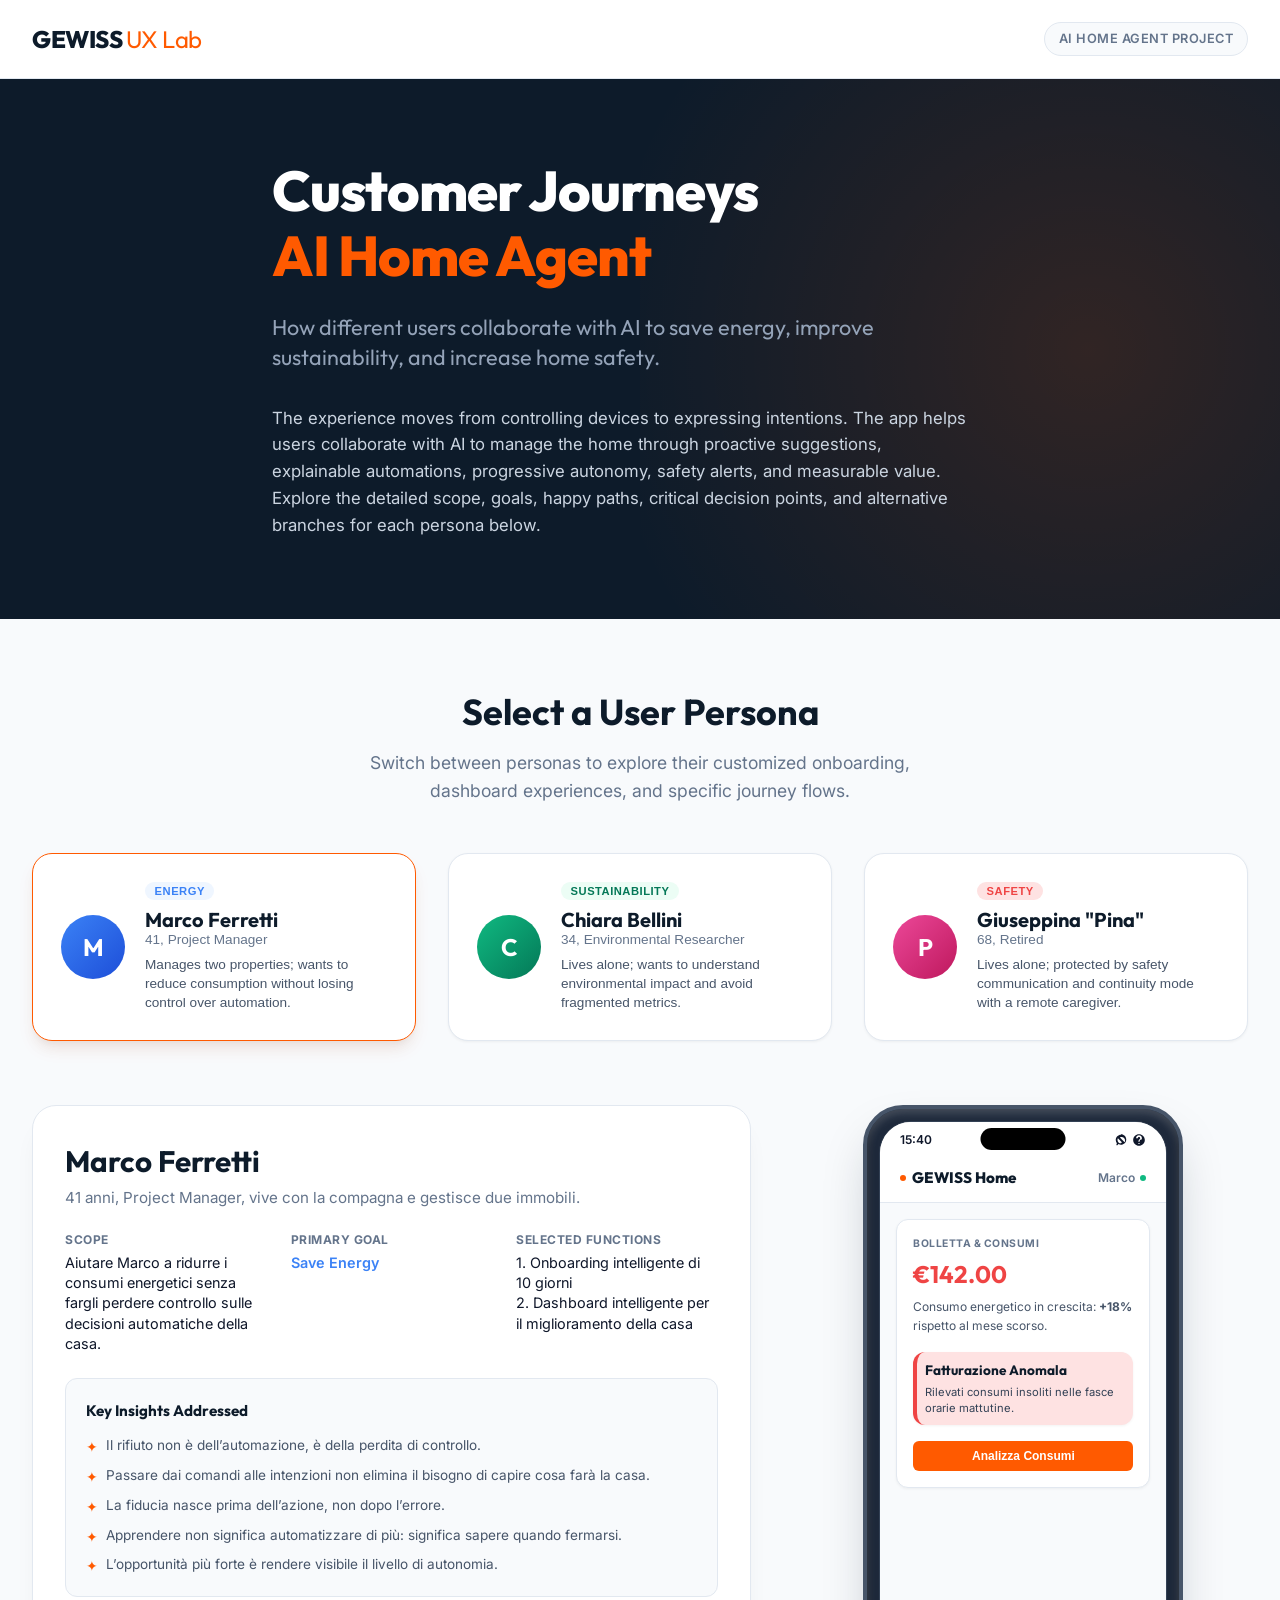
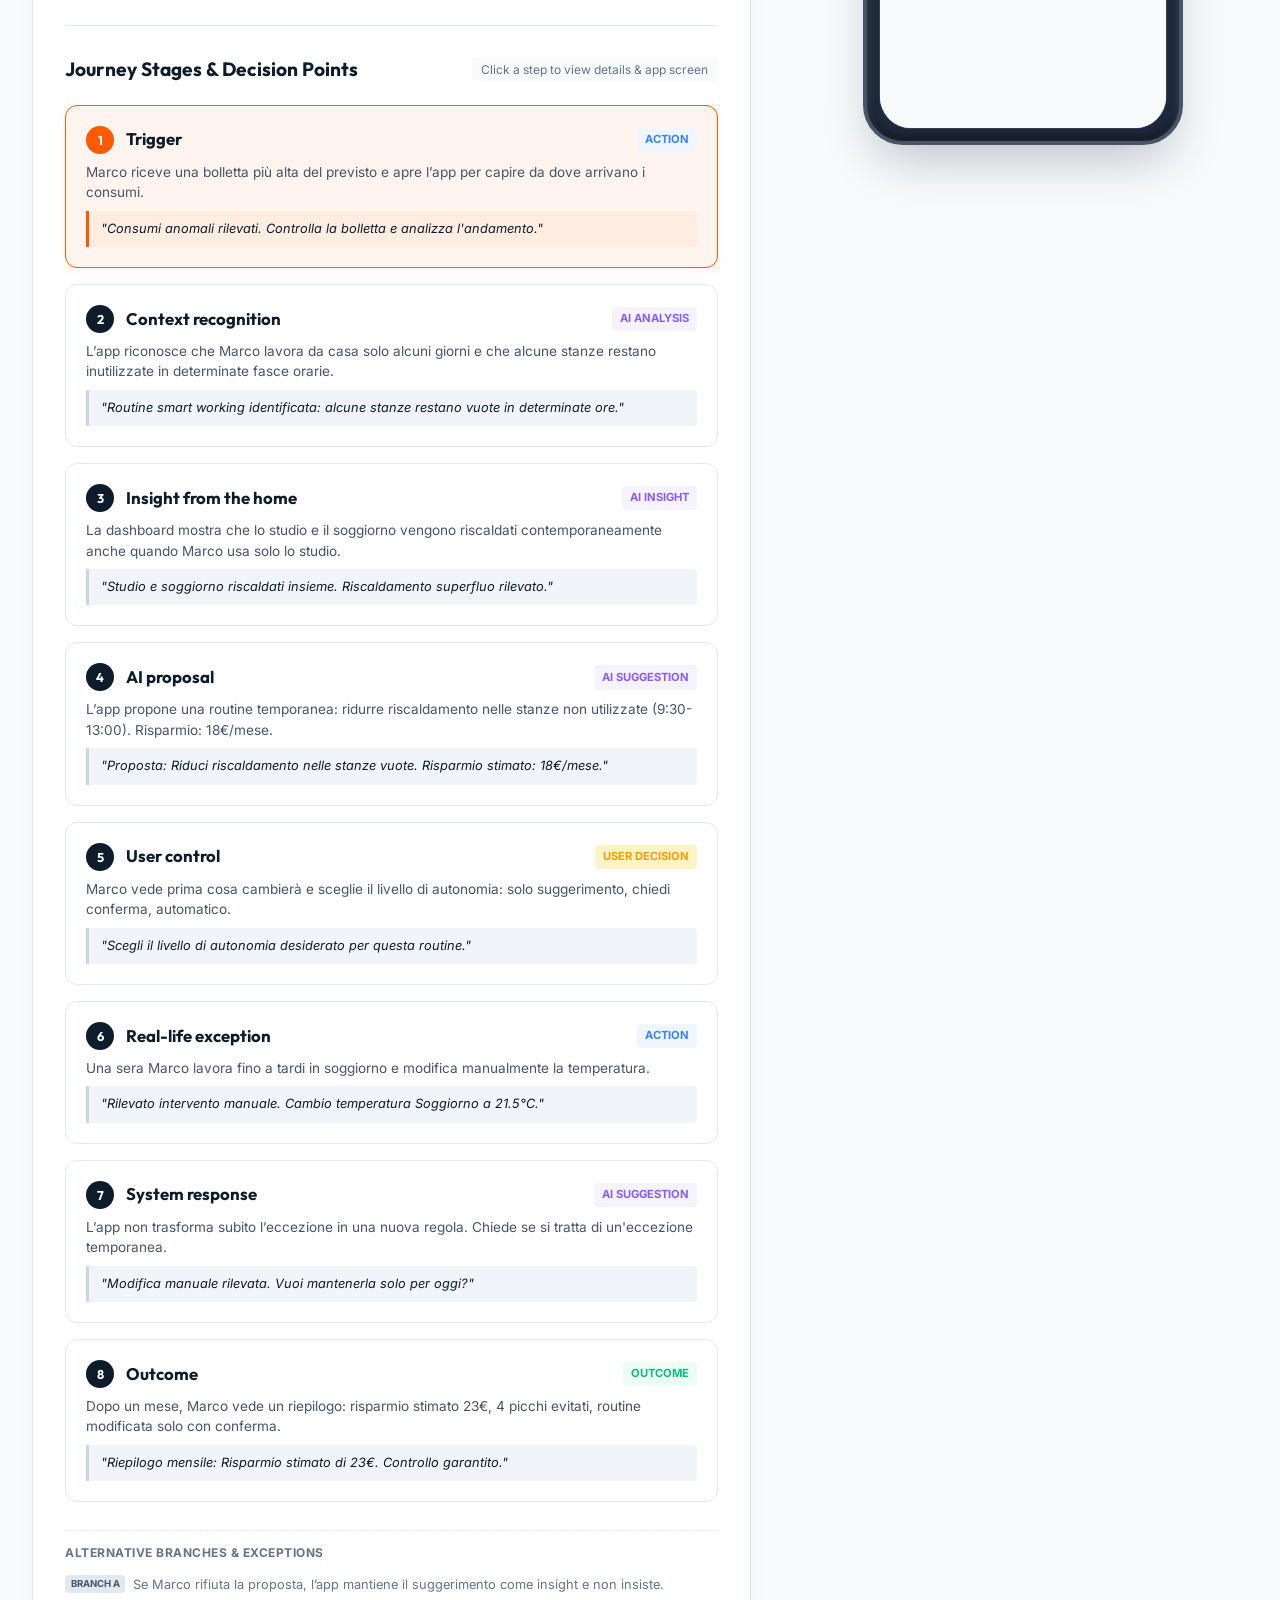
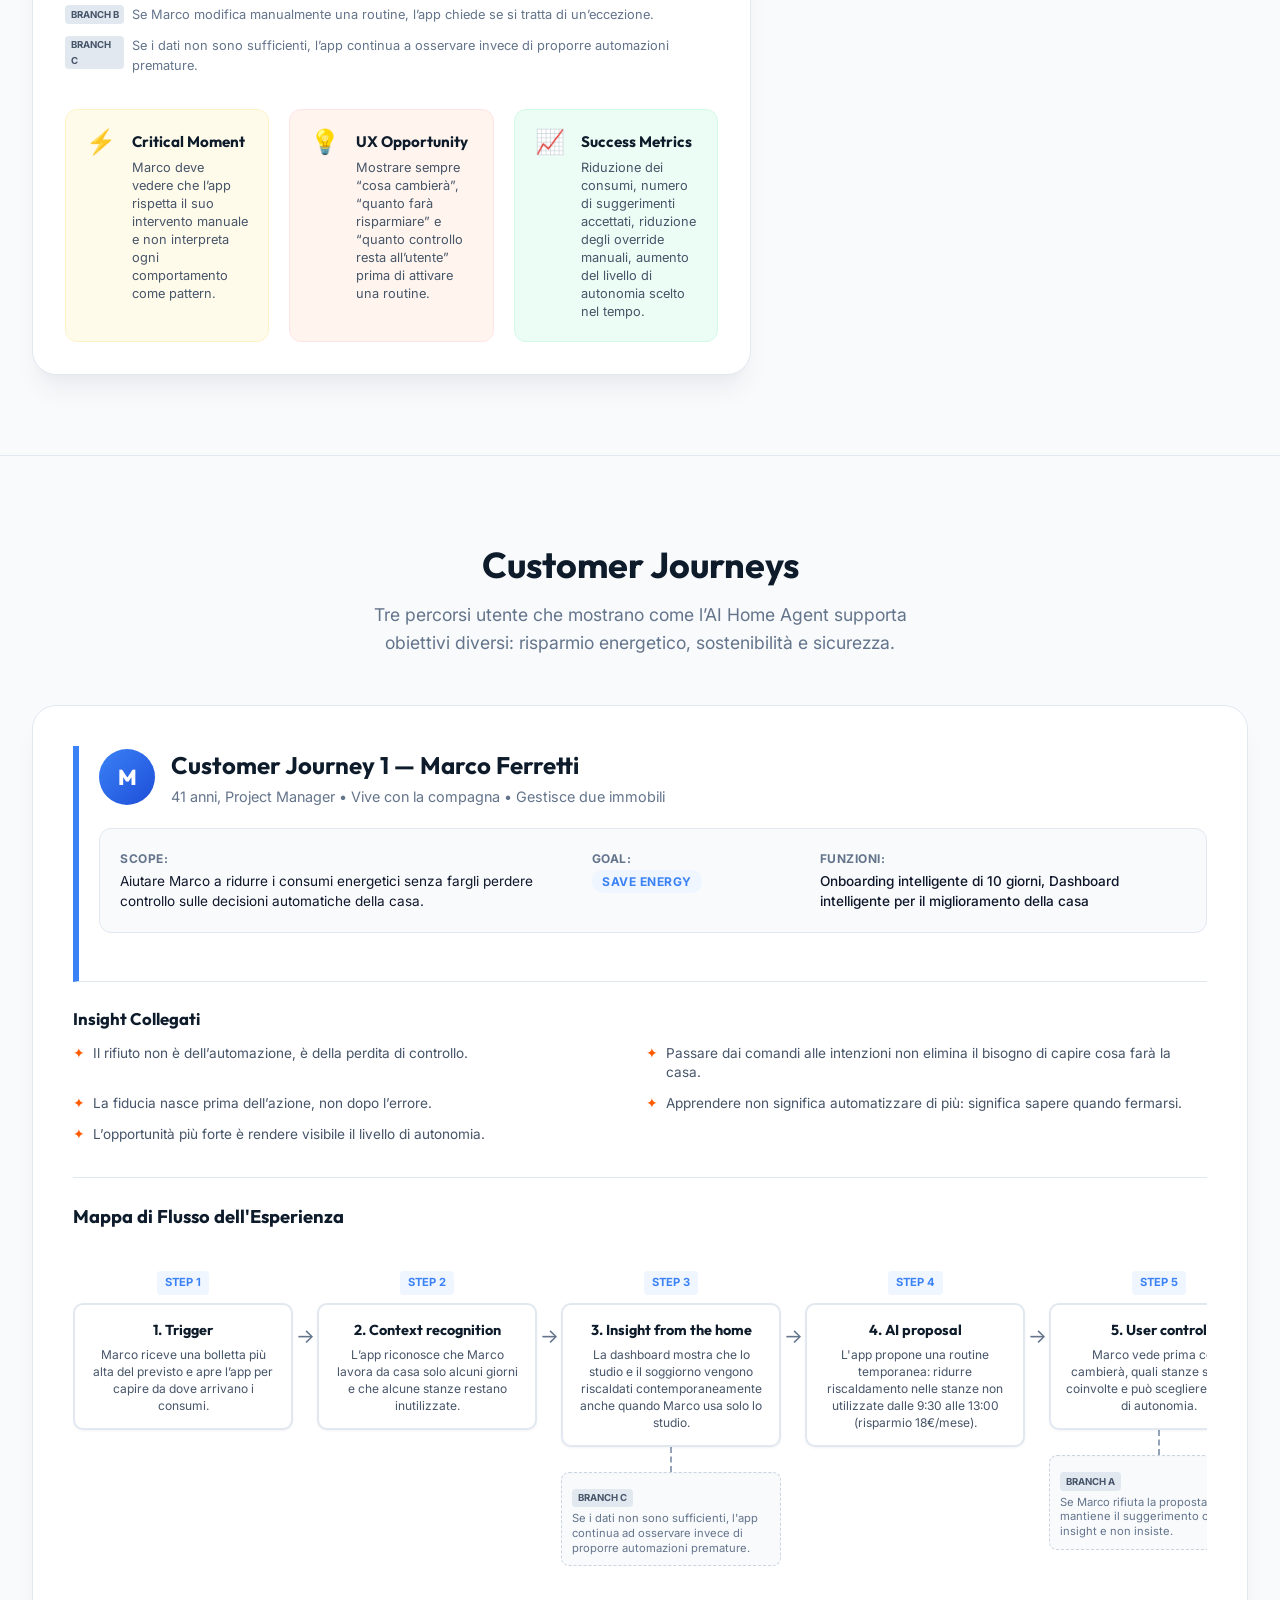
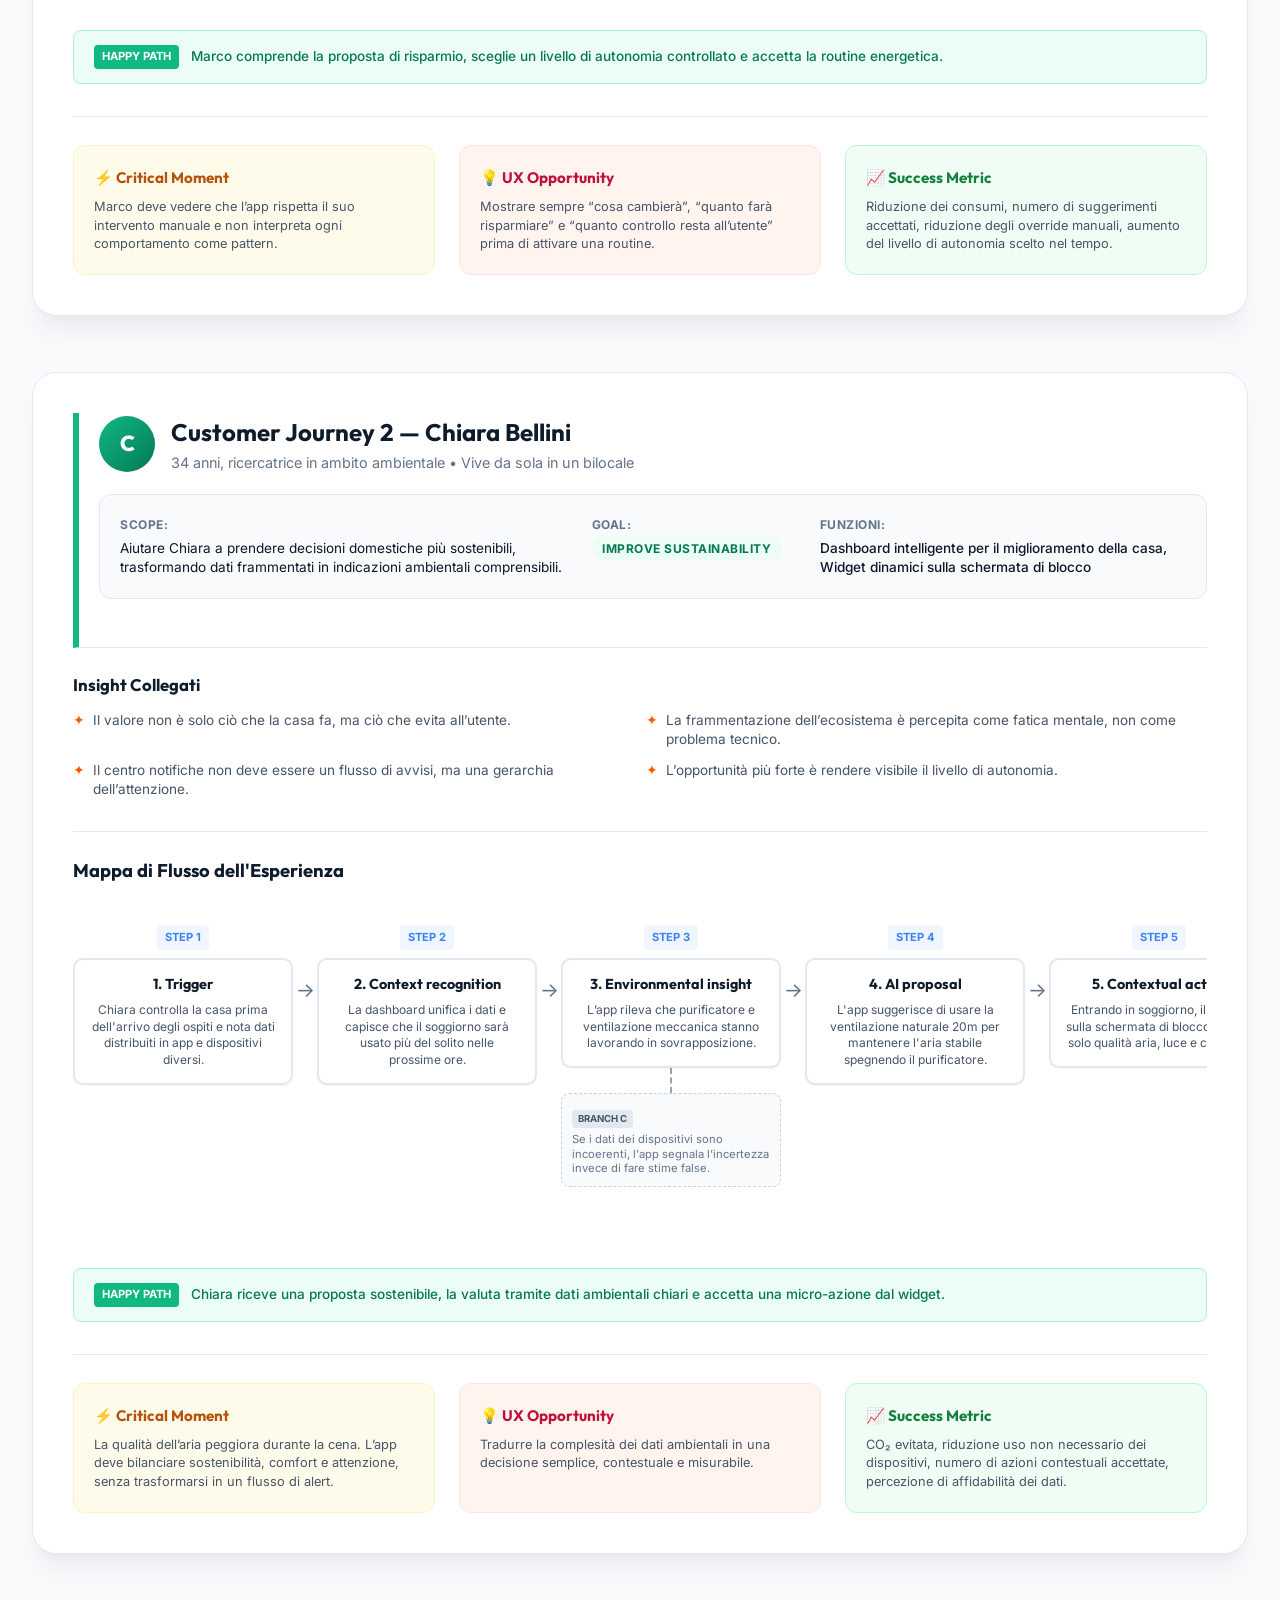
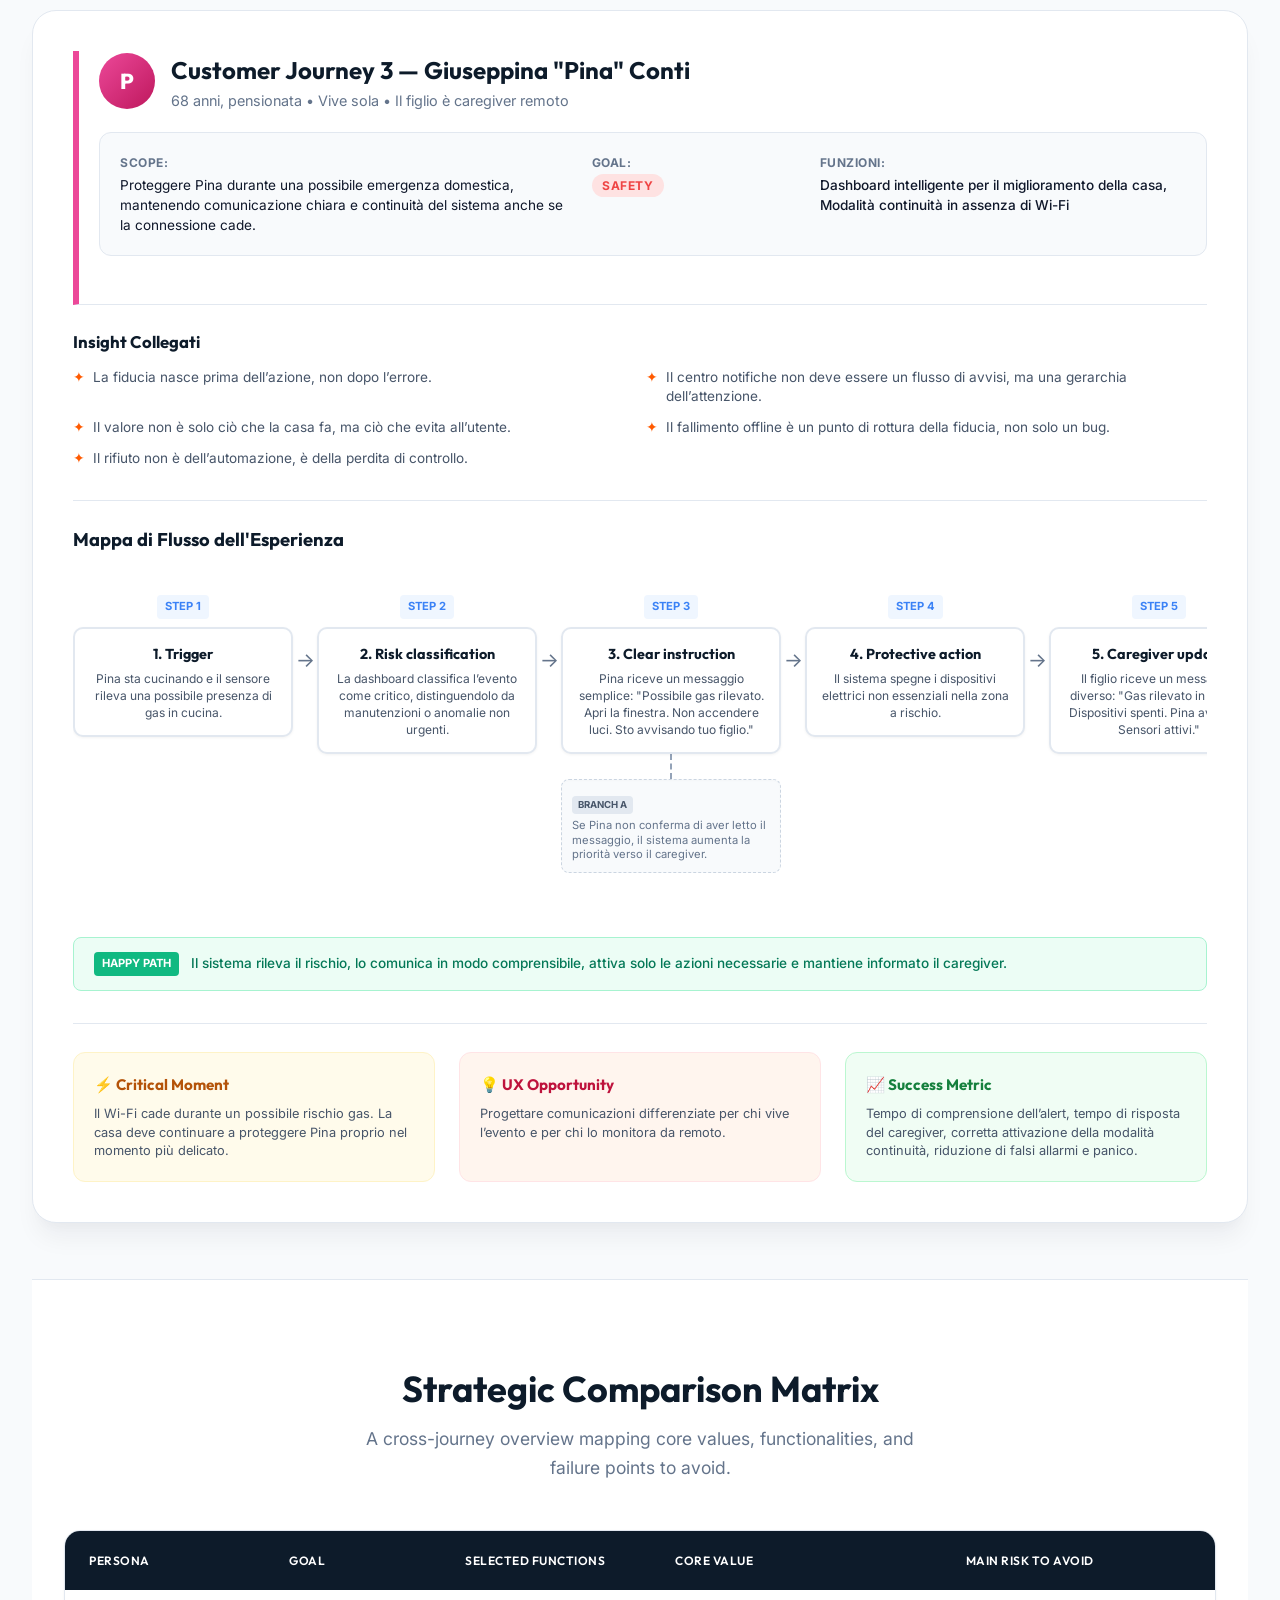
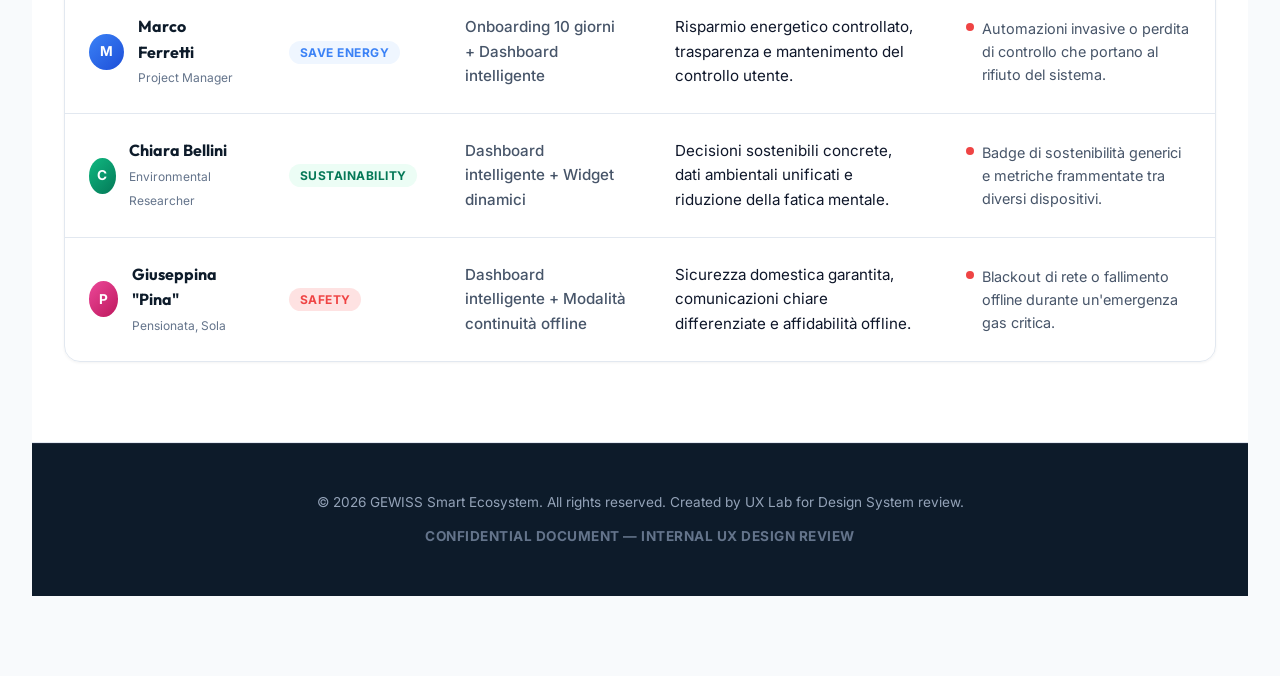
<file: customer-journeys/index.html>
<!DOCTYPE html>
<html lang="en">
<head>
  <meta charset="UTF-8">
  <meta name="viewport" content="width=device-width, initial-scale=1.0">
  <title>Customer Journeys — AI Home Agent by GEWISS</title>
  <link rel="preconnect" href="https://fonts.googleapis.com">
  <link rel="preconnect" href="https://fonts.gstatic.com" crossorigin>
  <link href="https://fonts.googleapis.com/css2?family=Inter:wght@300;400;500;600;700&family=Outfit:wght@400;500;600;700;800&display=swap" rel="stylesheet">
  <link rel="stylesheet" href="styles.css">
</head>
<body>

  <!-- Top Brand Navbar -->
  <header class="brand-navbar">
    <div class="container navbar-container">
      <div class="brand-logo">
        <span class="logo-bold">GEWISS</span> <span class="logo-light">UX Lab</span>
      </div>
      <div class="project-tag">AI Home Agent Project</div>
    </div>
  </header>

  <!-- Hero Header -->
  <section class="hero-section">
    <div class="hero-gradient"></div>
    <div class="container hero-container">
      <h1 class="hero-title">Customer Journeys<br><span class="accent-text">AI Home Agent</span></h1>
      <p class="hero-subtitle">How different users collaborate with AI to save energy, improve sustainability, and increase home safety.</p>
      <p class="hero-intro">
        The experience moves from controlling devices to expressing intentions. The app helps users collaborate with AI to manage the home through proactive suggestions, explainable automations, progressive autonomy, safety alerts, and measurable value. Explore the detailed scope, goals, happy paths, critical decision points, and alternative branches for each persona below.
      </p>
    </div>
  </section>

  <!-- Persona Selection Tabs / Cards -->
  <section class="persona-selector-section">
    <div class="container">
      <h2 class="section-title">Select a User Persona</h2>
      <p class="section-subtitle">Switch between personas to explore their customized onboarding, dashboard experiences, and specific journey flows.</p>
      
      <div class="persona-grid" id="personaGrid">
        <!-- Persona card 1: Marco -->
        <button class="persona-card active" data-persona="marco" id="btn-persona-marco">
          <div class="persona-avatar-container avatar-marco">
            <div class="avatar-circle">M</div>
          </div>
          <div class="persona-card-content">
            <span class="persona-badge badge-energy">Energy</span>
            <h3>Marco Ferretti</h3>
            <p class="persona-age">41, Project Manager</p>
            <p class="persona-summary">Manages two properties; wants to reduce consumption without losing control over automation.</p>
          </div>
        </button>

        <!-- Persona card 2: Chiara -->
        <button class="persona-card" data-persona="chiara" id="btn-persona-chiara">
          <div class="persona-avatar-container avatar-chiara">
            <div class="avatar-circle">C</div>
          </div>
          <div class="persona-card-content">
            <span class="persona-badge badge-sustainability">Sustainability</span>
            <h3>Chiara Bellini</h3>
            <p class="persona-age">34, Environmental Researcher</p>
            <p class="persona-summary">Lives alone; wants to understand environmental impact and avoid fragmented metrics.</p>
          </div>
        </button>

        <!-- Persona card 3: Pina -->
        <button class="persona-card" data-persona="pina" id="btn-persona-pina">
          <div class="persona-avatar-container avatar-pina">
            <div class="avatar-circle">P</div>
          </div>
          <div class="persona-card-content">
            <span class="persona-badge badge-safety">Safety</span>
            <h3>Giuseppina "Pina"</h3>
            <p class="persona-age">68, Retired</p>
            <p class="persona-summary">Lives alone; protected by safety communication and continuity mode with a remote caregiver.</p>
          </div>
        </button>
      </div>
    </div>
  </section>

  <!-- Interactive Journey Simulator Section -->
  <section class="interactive-simulator-section">
    <div class="container">
      <div class="simulator-wrapper">
        
        <!-- Left: Interactive Flow & Description -->
        <div class="flow-container">
          <div class="persona-meta-info" id="personaMeta">
            <!-- Dynamically populated -->
            <div class="meta-header">
              <h2 id="metaName" class="meta-title">Marco Ferretti</h2>
              <p id="metaBio" class="meta-bio">41, Project Manager, lives with partner.</p>
            </div>
            
            <div class="meta-grid">
              <div class="meta-item">
                <span class="meta-label">Scope</span>
                <span id="metaScope" class="meta-value">Help Marco reduce energy consumption...</span>
              </div>
              <div class="meta-item">
                <span class="meta-label">Primary Goal</span>
                <span id="metaGoal" class="meta-value energy-text">Save Energy</span>
              </div>
              <div class="meta-item">
                <span class="meta-label font-bold">Selected Functions</span>
                <span id="metaFunctions" class="meta-value">1. Smart Dashboard for Home Improvement<br>2. 10-Day Intelligent Onboarding</span>
              </div>
            </div>
            
            <div class="insight-box">
              <h4>Key Insights Addressed</h4>
              <ul id="insightList">
                <!-- Dynamically populated -->
              </ul>
            </div>
          </div>

          <!-- Timeline Navigator -->
          <div class="timeline-title-bar">
            <h3>Journey Stages & Decision Points</h3>
            <span class="hint-label">Click a step to view details & app screen</span>
          </div>

          <div class="timeline-steps" id="timelineSteps">
            <!-- Dynamically populated -->
          </div>

          <!-- Bottom UX Insights & Metrics -->
          <div class="ux-outcomes-grid">
            <div class="ux-outcome-card critical-moment-card">
              <div class="card-icon">⚡</div>
              <div>
                <h5>Critical Moment</h5>
                <p id="uxCritical">Marco manually overrides the system. The app must prove that it learns without taking control away.</p>
              </div>
            </div>
            <div class="ux-outcome-card opportunity-card">
              <div class="card-icon">💡</div>
              <div>
                <h5>UX Opportunity</h5>
                <p id="uxOpportunity">Make automation confidence and autonomy level visible before activation.</p>
              </div>
            </div>
            <div class="ux-outcome-card metric-card">
              <div class="card-icon">📈</div>
              <div>
                <h5>Success Metrics</h5>
                <p id="uxMetric">Number of accepted energy suggestions, reduced manual corrections, monthly energy savings.</p>
              </div>
            </div>
          </div>
        </div>

        <!-- Right: Mobile Device Live Simulator Mockup -->
        <div class="simulator-device-container">
          <div class="iphone-mockup">
            <div class="iphone-bezel">
              <div class="iphone-screen">
                <!-- Status bar -->
                <div class="screen-status-bar">
                  <span class="status-time" id="screenTime">15:40</span>
                  <div class="dynamic-island"></div>
                  <div class="status-icons">
                    <svg viewBox="0 0 24 24" width="14" height="14" fill="currentColor"><path d="M12 3c-4.97 0-9 4.03-9 9 0 2.12.74 4.07 1.97 5.61L4.35 19.4c-.39.39-.39 1.02 0 1.41.39.39 1.02.39 1.41 0l1.9-1.9C9.07 19.58 10.49 20 12 20c4.97 0 9-4.03 9-9s-4.03-9-9-9zm0 15c-3.31 0-6-2.69-6-6 0-1.01.25-1.97.7-2.8l7.1 7.1c-.83.45-1.79.7-2.8.7zm5.3-3.2l-7.1-7.1c.83-.45 1.79-.7 2.8-.7 3.31 0 6 2.69 6 6 0 1.01-.25 1.97-.7 2.8z"/></svg>
                    <svg viewBox="0 0 24 24" width="14" height="14" fill="currentColor"><path d="M12 2C6.48 2 2 6.48 2 12s4.48 10 10 10 10-4.48 10-10S17.52 2 12 2zm1 17h-2v-2h2v2zm2.07-7.75l-.9.92C13.45 12.9 13 13.5 13 15h-2v-.5c0-1.1.45-2.1 1.17-2.83l1.24-1.26c.37-.36.59-.86.59-1.41 0-1.1-.9-2-2-2s-2 .9-2 2H7c0-2.76 2.24-5 5-5s5 2.24 5 5c0 1.04-.42 1.99-1.07 2.75z"/></svg>
                  </div>
                </div>

                <!-- App Header inside screen -->
                <div class="app-header" id="appHeader">
                  <div class="app-logo">
                    <span class="dot"></span> GEWISS Home
                  </div>
                  <div class="app-user-info">
                    <span class="user-name" id="deviceUser">Marco</span>
                    <span class="user-status-dot"></span>
                  </div>
                </div>

                <!-- App Screen Content (Dynamic based on selected step) -->
                <div class="screen-content" id="screenContent">
                  <!-- Dynamically populated by app.js -->
                </div>
              </div>
            </div>
          </div>
        </div>

      </div>
    </div>
  </section>

    <!-- Customer Journeys Visual Diagrams Section -->
  <section class="customer-journeys-section" id="customer-journeys-flow">
    <div class="container">
      <h2 class="section-title">Customer Journeys</h2>
      <p class="section-subtitle">Tre percorsi utente che mostrano come l’AI Home Agent supporta obiettivi diversi: risparmio energetico, sostenibilità e sicurezza.</p>
      
      <!-- Persona 1: Marco -->
      <div class="journey-schema-card">
        <div class="schema-header m-header">
          <div class="schema-header-title">
            <div class="schema-persona-avatar avatar-m">M</div>
            <div>
              <h3>Customer Journey 1 — Marco Ferretti</h3>
              <p class="persona-role">41 anni, Project Manager • Vive con la compagna • Gestisce due immobili</p>
            </div>
          </div>
          <div class="schema-meta-grid">
            <div class="schema-meta-item">
              <span class="meta-lbl">Scope:</span>
              <span class="meta-val">Aiutare Marco a ridurre i consumi energetici senza fargli perdere controllo sulle decisioni automatiche della casa.</span>
            </div>
            <div class="schema-meta-item">
              <span class="meta-lbl">Goal:</span>
              <span class="meta-val"><span class="table-badge badge-energy">Save Energy</span></span>
            </div>
            <div class="schema-meta-item">
              <span class="meta-lbl">Funzioni:</span>
              <span class="meta-val font-medium">Onboarding intelligente di 10 giorni, Dashboard intelligente per il miglioramento della casa</span>
            </div>
          </div>
        </div>
        
        <div class="schema-insights">
          <h5>Insight Collegati</h5>
          <ul>
            <li>Il rifiuto non è dell’automazione, è della perdita di controllo.</li>
            <li>Passare dai comandi alle intenzioni non elimina il bisogno di capire cosa farà la casa.</li>
            <li>La fiducia nasce prima dell’azione, non dopo l’errore.</li>
            <li>Apprendere non significa automatizzare di più: significa sapere quando fermarsi.</li>
            <li>L’opportunità più forte è rendere visibile il livello di autonomia.</li>
          </ul>
        </div>
        
        <h5 class="timeline-heading">Mappa di Flusso dell'Esperienza</h5>
        <div class="schema-flow-scroll">
          <div class="schema-flow-container">
            <!-- Node 1 -->
            <div class="flow-node">
              <div class="node-badge-happy">Step 1</div>
              <div class="node-main-box">
                <h6>1. Trigger</h6>
                <p>Marco riceve una bolletta più alta del previsto e apre l’app per capire da dove arrivano i consumi.</p>
              </div>
            </div>
            
            <div class="flow-arrow">→</div>
            
            <!-- Node 2 -->
            <div class="flow-node">
              <div class="node-badge-happy">Step 2</div>
              <div class="node-main-box">
                <h6>2. Context recognition</h6>
                <p>L’app riconosce che Marco lavora da casa solo alcuni giorni e che alcune stanze restano inutilizzate.</p>
              </div>
            </div>
            
            <div class="flow-arrow">→</div>
            
            <!-- Node 3 -->
            <div class="flow-node">
              <div class="node-badge-happy">Step 3</div>
              <div class="node-main-box">
                <h6>3. Insight from the home</h6>
                <p>La dashboard mostra che lo studio e il soggiorno vengono riscaldati contemporaneamente anche quando Marco usa solo lo studio.</p>
              </div>
              <div class="branch-connector"></div>
              <div class="node-branch-box">
                <span class="branch-tag">Branch C</span>
                <p>Se i dati non sono sufficienti, l'app continua ad osservare invece di proporre automazioni premature.</p>
              </div>
            </div>
            
            <div class="flow-arrow">→</div>
            
            <!-- Node 4 -->
            <div class="flow-node">
              <div class="node-badge-happy">Step 4</div>
              <div class="node-main-box">
                <h6>4. AI proposal</h6>
                <p>L'app propone una routine temporanea: ridurre riscaldamento nelle stanze non utilizzate dalle 9:30 alle 13:00 (risparmio 18€/mese).</p>
              </div>
            </div>
            
            <div class="flow-arrow">→</div>
            
            <!-- Node 5 -->
            <div class="flow-node">
              <div class="node-badge-happy">Step 5</div>
              <div class="node-main-box">
                <h6>5. User control</h6>
                <p>Marco vede prima cosa cambierà, quali stanze saranno coinvolte e può scegliere il livello di autonomia.</p>
              </div>
              <div class="branch-connector"></div>
              <div class="node-branch-box">
                <span class="branch-tag">Branch A</span>
                <p>Se Marco rifiuta la proposta, l'app mantiene il suggerimento come insight e non insiste.</p>
              </div>
            </div>
            
            <div class="flow-arrow">→</div>
            
            <!-- Node 6 -->
            <div class="flow-node">
              <div class="node-badge-happy">Step 6</div>
              <div class="node-main-box">
                <h6>6. Real-life exception</h6>
                <p>Una sera Marco lavora fino a tardi in soggiorno e modifica manualmente la temperatura.</p>
              </div>
            </div>
            
            <div class="flow-arrow">→</div>
            
            <!-- Node 7 -->
            <div class="flow-node node-critical-moment">
              <div class="node-badge-happy">Step 7</div>
              <div class="node-main-box">
                <h6>7. System response</h6>
                <p>L’app non trasforma subito l’eccezione in una nuova regola. Chiede se si tratta di un'eccezione temporanea.</p>
              </div>
              <div class="branch-connector"></div>
              <div class="node-branch-box">
                <span class="branch-tag">Branch B</span>
                <p>Se Marco modifica manualmente una routine, l'app chiede se si tratta di un'eccezione.</p>
              </div>
            </div>
            
            <div class="flow-arrow">→</div>
            
            <!-- Node 8 -->
            <div class="flow-node node-outcome-node">
              <div class="node-badge-happy">Outcome</div>
              <div class="node-main-box outcome-bg-box">
                <h6>8. Outcome</h6>
                <p>Dopo un mese, Marco vede un riepilogo: risparmio stimato di 23€, 4 picchi evitati, nessuna routine modificata senza conferma.</p>
              </div>
            </div>
          </div>
        </div>

        <div class="happy-path-summary">
          <span class="happy-path-badge">Happy Path</span>
          <p>Marco comprende la proposta di risparmio, sceglie un livello di autonomia controllato e accetta la routine energetica.</p>
        </div>

        <div class="schema-footer-grid">
          <div class="footer-block crit-block">
            <div class="fb-title">⚡ Critical Moment</div>
            <p>Marco deve vedere che l’app rispetta il suo intervento manuale e non interpreta ogni comportamento come pattern.</p>
          </div>
          <div class="footer-block opp-block">
            <div class="fb-title">💡 UX Opportunity</div>
            <p>Mostrare sempre “cosa cambierà”, “quanto farà risparmiare” e “quanto controllo resta all’utente” prima di attivare una routine.</p>
          </div>
          <div class="footer-block succ-block">
            <div class="fb-title">📈 Success Metric</div>
            <p>Riduzione dei consumi, numero di suggerimenti accettati, riduzione degli override manuali, aumento del livello di autonomia scelto nel tempo.</p>
          </div>
        </div>
      </div>

      <!-- Persona 2: Chiara -->
      <div class="journey-schema-card">
        <div class="schema-header c-header">
          <div class="schema-header-title">
            <div class="schema-persona-avatar avatar-c">C</div>
            <div>
              <h3>Customer Journey 2 — Chiara Bellini</h3>
              <p class="persona-role">34 anni, ricercatrice in ambito ambientale • Vive da sola in un bilocale</p>
            </div>
          </div>
          <div class="schema-meta-grid">
            <div class="schema-meta-item">
              <span class="meta-lbl">Scope:</span>
              <span class="meta-val">Aiutare Chiara a prendere decisioni domestiche più sostenibili, trasformando dati frammentati in indicazioni ambientali comprensibili.</span>
            </div>
            <div class="schema-meta-item">
              <span class="meta-lbl">Goal:</span>
              <span class="meta-val"><span class="table-badge badge-sustainability">Improve Sustainability</span></span>
            </div>
            <div class="schema-meta-item">
              <span class="meta-lbl">Funzioni:</span>
              <span class="meta-val font-medium">Dashboard intelligente per il miglioramento della casa, Widget dinamici sulla schermata di blocco</span>
            </div>
          </div>
        </div>
        
        <div class="schema-insights">
          <h5>Insight Collegati</h5>
          <ul>
            <li>Il valore non è solo ciò che la casa fa, ma ciò che evita all’utente.</li>
            <li>La frammentazione dell’ecosistema è percepita come fatica mentale, non come problema tecnico.</li>
            <li>Il centro notifiche non deve essere un flusso di avvisi, ma una gerarchia dell’attenzione.</li>
            <li>L’opportunità più forte è rendere visibile il livello di autonomia.</li>
          </ul>
        </div>
        
        <h5 class="timeline-heading">Mappa di Flusso dell'Esperienza</h5>
        <div class="schema-flow-scroll">
          <div class="schema-flow-container">
            <!-- Node 1 -->
            <div class="flow-node">
              <div class="node-badge-happy">Step 1</div>
              <div class="node-main-box">
                <h6>1. Trigger</h6>
                <p>Chiara controlla la casa prima dell'arrivo degli ospiti e nota dati distribuiti in app e dispositivi diversi.</p>
              </div>
            </div>
            
            <div class="flow-arrow">→</div>
            
            <!-- Node 2 -->
            <div class="flow-node">
              <div class="node-badge-happy">Step 2</div>
              <div class="node-main-box">
                <h6>2. Context recognition</h6>
                <p>La dashboard unifica i dati e capisce che il soggiorno sarà usato più del solito nelle prossime ore.</p>
              </div>
            </div>
            
            <div class="flow-arrow">→</div>
            
            <!-- Node 3 -->
            <div class="flow-node">
              <div class="node-badge-happy">Step 3</div>
              <div class="node-main-box">
                <h6>3. Environmental insight</h6>
                <p>L’app rileva che purificatore e ventilazione meccanica stanno lavorando in sovrapposizione.</p>
              </div>
              <div class="branch-connector"></div>
              <div class="node-branch-box">
                <span class="branch-tag">Branch C</span>
                <p>Se i dati dei dispositivi sono incoerenti, l'app segnala l'incertezza invece di fare stime false.</p>
              </div>
            </div>
            
            <div class="flow-arrow">→</div>
            
            <!-- Node 4 -->
            <div class="flow-node">
              <div class="node-badge-happy">Step 4</div>
              <div class="node-main-box">
                <h6>4. AI proposal</h6>
                <p>L'app suggerisce di usare la ventilazione naturale 20m per mantenere l'aria stabile spegnendo il purificatore.</p>
              </div>
            </div>
            
            <div class="flow-arrow">→</div>
            
            <!-- Node 5 -->
            <div class="flow-node">
              <div class="node-badge-happy">Step 5</div>
              <div class="node-main-box">
                <h6>5. Contextual action</h6>
                <p>Entrando in soggiorno, il widget sulla schermata di blocco mostra solo qualità aria, luce e consumi.</p>
              </div>
            </div>
            
            <div class="flow-arrow">→</div>
            
            <!-- Node 6 -->
            <div class="flow-node">
              <div class="node-badge-happy">Step 6</div>
              <div class="node-main-box">
                <h6>6. Quick decision</h6>
                <p>Chiara accetta dal widget la modifica temporanea per ridurre il purificatore per 1 ora.</p>
              </div>
              <div class="branch-connector"></div>
              <div class="node-branch-box">
                <span class="branch-tag">Branch A</span>
                <p>Se Chiara ignora il suggerimento, l'app continua a monitorare senza inviare allarmi.</p>
              </div>
            </div>
            
            <div class="flow-arrow">→</div>
            
            <!-- Node 7 -->
            <div class="flow-node">
              <div class="node-badge-happy">Step 7</div>
              <div class="node-main-box">
                <h6>7. Branching moment</h6>
                <p>Durante la cena, la qualità dell'aria peggiora più del previsto a causa degli ospiti.</p>
              </div>
            </div>
            
            <div class="flow-arrow">→</div>
            
            <!-- Node 8 -->
            <div class="flow-node node-critical-moment">
              <div class="node-badge-happy">Step 8</div>
              <div class="node-main-box">
                <h6>8. System response</h6>
                <p>L'app mostra una notifica prioritaria non allarmante: "Aria in calo. Posso riattivare purificatore per 30 min?"</p>
              </div>
              <div class="branch-connector"></div>
              <div class="node-branch-box">
                <span class="branch-tag">Branch B</span>
                <p>Se la qualità dell'aria peggiora, l'app dà priorità al comfort e propone correzioni temporanee.</p>
              </div>
            </div>
            
            <div class="flow-arrow">→</div>
            
            <!-- Node 9 -->
            <div class="flow-node node-outcome-node">
              <div class="node-badge-happy">Outcome</div>
              <div class="node-main-box outcome-bg-box">
                <h6>9. Outcome</h6>
                <p>Il giorno dopo la dashboard mostra: CO₂ stimata evitata di 3,2 kg e purificatore spento per 5 ore in più.</p>
              </div>
            </div>
          </div>
        </div>

        <div class="happy-path-summary">
          <span class="happy-path-badge">Happy Path</span>
          <p>Chiara riceve una proposta sostenibile, la valuta tramite dati ambientali chiari e accetta una micro-azione dal widget.</p>
        </div>

        <div class="schema-footer-grid">
          <div class="footer-block crit-block">
            <div class="fb-title">⚡ Critical Moment</div>
            <p>La qualità dell’aria peggiora durante la cena. L’app deve bilanciare sostenibilità, comfort e attenzione, senza trasformarsi in un flusso di alert.</p>
          </div>
          <div class="footer-block opp-block">
            <div class="fb-title">💡 UX Opportunity</div>
            <p>Tradurre la complesità dei dati ambientali in una decisione semplice, contestuale e misurabile.</p>
          </div>
          <div class="footer-block succ-block">
            <div class="fb-title">📈 Success Metric</div>
            <p>CO₂ evitata, riduzione uso non necessario dei dispositivi, numero di azioni contestuali accettate, percezione di affidabilità dei dati.</p>
          </div>
        </div>
      </div>

      <!-- Persona 3: Pina -->
      <div class="journey-schema-card">
        <div class="schema-header p-header">
          <div class="schema-header-title">
            <div class="schema-persona-avatar avatar-p">P</div>
            <div>
              <h3>Customer Journey 3 — Giuseppina "Pina" Conti</h3>
              <p class="persona-role">68 anni, pensionata • Vive sola • Il figlio è caregiver remoto</p>
            </div>
          </div>
          <div class="schema-meta-grid">
            <div class="schema-meta-item">
              <span class="meta-lbl">Scope:</span>
              <span class="meta-val">Proteggere Pina durante una possibile emergenza domestica, mantenendo comunicazione chiara e continuità del sistema anche se la connessione cade.</span>
            </div>
            <div class="schema-meta-item">
              <span class="meta-lbl">Goal:</span>
              <span class="meta-val"><span class="table-badge badge-safety">Safety</span></span>
            </div>
            <div class="schema-meta-item">
              <span class="meta-lbl">Funzioni:</span>
              <span class="meta-val font-medium">Dashboard intelligente per il miglioramento della casa, Modalità continuità in assenza di Wi-Fi</span>
            </div>
          </div>
        </div>
        
        <div class="schema-insights">
          <h5>Insight Collegati</h5>
          <ul>
            <li>La fiducia nasce prima dell’azione, non dopo l’errore.</li>
            <li>Il centro notifiche non deve essere un flusso di avvisi, ma una gerarchia dell’attenzione.</li>
            <li>Il valore non è solo ciò che la casa fa, ma ciò che evita all’utente.</li>
            <li>Il fallimento offline è un punto di rottura della fiducia, non solo un bug.</li>
            <li>Il rifiuto non è dell’automazione, è della perdita di controllo.</li>
          </ul>
        </div>
        
        <h5 class="timeline-heading">Mappa di Flusso dell'Esperienza</h5>
        <div class="schema-flow-scroll">
          <div class="schema-flow-container">
            <!-- Node 1 -->
            <div class="flow-node">
              <div class="node-badge-happy">Step 1</div>
              <div class="node-main-box">
                <h6>1. Trigger</h6>
                <p>Pina sta cucinando e il sensore rileva una possibile presenza di gas in cucina.</p>
              </div>
            </div>
            
            <div class="flow-arrow">→</div>
            
            <!-- Node 2 -->
            <div class="flow-node">
              <div class="node-badge-happy">Step 2</div>
              <div class="node-main-box">
                <h6>2. Risk classification</h6>
                <p>La dashboard classifica l’evento come critico, distinguendolo da manutenzioni o anomalie non urgenti.</p>
              </div>
            </div>
            
            <div class="flow-arrow">→</div>
            
            <!-- Node 3 -->
            <div class="flow-node">
              <div class="node-badge-happy">Step 3</div>
              <div class="node-main-box">
                <h6>3. Clear instruction</h6>
                <p>Pina riceve un messaggio semplice: "Possibile gas rilevato. Apri la finestra. Non accendere luci. Sto avvisando tuo figlio."</p>
              </div>
              <div class="branch-connector"></div>
              <div class="node-branch-box">
                <span class="branch-tag">Branch A</span>
                <p>Se Pina non conferma di aver letto il messaggio, il sistema aumenta la priorità verso il caregiver.</p>
              </div>
            </div>
            
            <div class="flow-arrow">→</div>
            
            <!-- Node 4 -->
            <div class="flow-node">
              <div class="node-badge-happy">Step 4</div>
              <div class="node-main-box">
                <h6>4. Protective action</h6>
                <p>Il sistema spegne i dispositivi elettrici non essenziali nella zona a rischio.</p>
              </div>
            </div>
            
            <div class="flow-arrow">→</div>
            
            <!-- Node 5 -->
            <div class="flow-node">
              <div class="node-badge-happy">Step 5</div>
              <div class="node-main-box">
                <h6>5. Caregiver update</h6>
                <p>Il figlio riceve un messaggio diverso: "Gas rilevato in cucina. Dispositivi spenti. Pina avvisata. Sensori attivi."</p>
              </div>
            </div>
            
            <div class="flow-arrow">→</div>
            
            <!-- Node 6 -->
            <div class="flow-node node-critical-moment">
              <div class="node-badge-happy">Step 6</div>
              <div class="node-main-box">
                <h6>6. Connection issue</h6>
                <p>Durante l’evento, il Wi-Fi domestico si interrompe improvvisamente.</p>
              </div>
              <div class="branch-connector"></div>
              <div class="node-branch-box">
                <span class="branch-tag">Branch B</span>
                <p>Se il Wi-Fi cade, la modalità continuità mantiene attivi i dispositivi essenziali.</p>
              </div>
            </div>
            
            <div class="flow-arrow">→</div>
            
            <!-- Node 7 -->
            <div class="flow-node">
              <div class="node-badge-happy">Step 7</div>
              <div class="node-main-box">
                <h6>7. Continuity mode</h6>
                <p>La modalità continuità si attiva e mantiene operativi sensori, luci essenziali e elettrovalvole localmente.</p>
              </div>
            </div>
            
            <div class="flow-arrow">→</div>
            
            <!-- Node 8 -->
            <div class="flow-node">
              <div class="node-badge-happy">Step 8</div>
              <div class="node-main-box">
                <h6>8. Resolution</h6>
                <p>Il rischio rientra. L’app mostra a Pina: "La situazione è sotto controllo. Tuo figlio è stato aggiornato."</p>
              </div>
              <div class="branch-connector"></div>
              <div class="node-branch-box">
                <span class="branch-tag">Branch C</span>
                <p>Se il rischio rientra rapidamente, l’app evita allarmismi e comunica la risoluzione in modo semplice.</p>
              </div>
            </div>
            
            <div class="flow-arrow">→</div>
            
            <!-- Node 9 -->
            <div class="flow-node node-outcome-node">
              <div class="node-badge-happy">Outcome</div>
              <div class="node-main-box outcome-bg-box">
                <h6>9. Outcome</h6>
                <p>Il figlio riceve un riepilogo: evento gestito, 3 dispositivi spenti, sensori rimasti attivi in assenza Wi-Fi.</p>
              </div>
            </div>
          </div>
        </div>

        <div class="happy-path-summary">
          <span class="happy-path-badge">Happy Path</span>
          <p>Il sistema rileva il rischio, lo comunica in modo comprensibile, attiva solo le azioni necessarie e mantiene informato il caregiver.</p>
        </div>

        <div class="schema-footer-grid">
          <div class="footer-block crit-block">
            <div class="fb-title">⚡ Critical Moment</div>
            <p>Il Wi-Fi cade durante un possibile rischio gas. La casa deve continuare a proteggere Pina proprio nel momento più delicato.</p>
          </div>
          <div class="footer-block opp-block">
            <div class="fb-title">💡 UX Opportunity</div>
            <p>Progettare comunicazioni differenziate per chi vive l’evento e per chi lo monitora da remoto.</p>
          </div>
          <div class="footer-block succ-block">
            <div class="fb-title">📈 Success Metric</div>
            <p>Tempo di comprensione dell’alert, tempo di risposta del caregiver, corretta attivazione della modalità continuità, riduzione di falsi allarmi e panico.</p>
          </div>
        </div>
      </div>

  <!-- Comparison Matrix Section -->
  <section class="comparison-section">
    <div class="container">
      <h2 class="section-title">Strategic Comparison Matrix</h2>
      <p class="section-subtitle">A cross-journey overview mapping core values, functionalities, and failure points to avoid.</p>
      
      <div class="table-responsive">
        <table class="comparison-table">
          <thead>
            <tr>
              <th>Persona</th>
              <th>Goal</th>
              <th>Selected Functions</th>
              <th>Core Value</th>
              <th>Main Risk to Avoid</th>
            </tr>
          </thead>
          <tbody>
            <tr class="row-marco">
              <td>
                <div class="table-persona">
                  <div class="table-avatar m-avatar">M</div>
                  <div>
                    <strong>Marco Ferretti</strong>
                    <span>Project Manager</span>
                  </div>
                </div>
              </td>
              <td><span class="table-badge badge-energy">Save Energy</span></td>
              <td class="font-medium text-slate">Onboarding 10 giorni + Dashboard intelligente</td>
              <td>Risparmio energetico controllato, trasparenza e mantenimento del controllo utente.</td>
              <td>
                <div class="risk-cell">
                  <span class="danger-dot"></span>
                  Automazioni invasive o perdita di controllo che portano al rifiuto del sistema.
                </div>
              </td>
            </tr>
            <tr class="row-chiara">
              <td>
                <div class="table-persona">
                  <div class="table-avatar c-avatar">C</div>
                  <div>
                    <strong>Chiara Bellini</strong>
                    <span>Environmental Researcher</span>
                  </div>
                </div>
              </td>
              <td><span class="table-badge badge-sustainability">Sustainability</span></td>
              <td class="font-medium text-slate">Dashboard intelligente + Widget dinamici</td>
              <td>Decisioni sostenibili concrete, dati ambientali unificati e riduzione della fatica mentale.</td>
              <td>
                <div class="risk-cell">
                  <span class="danger-dot"></span>
                  Badge di sostenibilità generici e metriche frammentate tra diversi dispositivi.
                </div>
              </td>
            </tr>
            <tr class="row-pina">
              <td>
                <div class="table-persona">
                  <div class="table-avatar p-avatar">P</div>
                  <div>
                    <strong>Giuseppina "Pina"</strong>
                    <span>Pensionata, Sola</span>
                  </div>
                </div>
              </td>
              <td><span class="table-badge badge-safety">Safety</span></td>
              <td class="font-medium text-slate">Dashboard intelligente + Modalità continuità offline</td>
              <td>Sicurezza domestica garantita, comunicazioni chiare differenziate e affidabilità offline.</td>
              <td>
                <div class="risk-cell">
                  <span class="danger-dot"></span>
                  Blackout di rete o fallimento offline durante un'emergenza gas critica.
                </div>
              </td>
            </tr>
          </tbody>
        </table>
      </div>
    </div>
  </section>

  <!-- Footer -->
  <footer class="presentation-footer">
    <div class="container footer-content">
      <p>© 2026 GEWISS Smart Ecosystem. All rights reserved. Created by UX Lab for Design System review.</p>
      <p class="footer-note">Confidential Document — Internal UX Design Review</p>
    </div>
  </footer>

  <script src="app.js"></script>
</body>
</html>
</file>
<file: customer-journeys/styles.css>
/* ==========================================================================
   GEWISS AI Home Agent Customer Journeys CSS Stylesheet
   ========================================================================== */

:root {
  --primary-color: #0d1b2a;
  --primary-light: #1b263b;
  --accent-color: #ff5a00; /* GEWISS Orange Accent */
  --accent-hover: #e04f00;
  --accent-soft: #fff5ee;
  --bg-color: #f8fafc;
  --card-bg: #ffffff;
  --text-main: #0f172a;
  --text-muted: #64748b;
  --border-color: #e2e8f0;
  
  /* Timeline node types colors */
  --color-action: #3b82f6;
  --color-action-bg: #eff6ff;
  --color-ai: #8b5cf6;
  --color-ai-bg: #f5f3ff;
  --color-decision: #f59e0b;
  --color-decision-bg: #fef3c7;
  --color-automation: #6366f1;
  --color-automation-bg: #e0e7ff;
  --color-alert: #ef4444;
  --color-alert-bg: #fee2e2;
  --color-outcome: #10b981;
  --color-outcome-bg: #ecfdf5;
  
  --font-main: 'Inter', -apple-system, BlinkMacSystemFont, "Segoe UI", Roboto, sans-serif;
  --font-headings: 'Outfit', sans-serif;
  --shadow-sm: 0 1px 3px rgba(0,0,0,0.05);
  --shadow-md: 0 4px 6px -1px rgba(0, 0, 0, 0.05), 0 2px 4px -1px rgba(0, 0, 0, 0.03);
  --shadow-lg: 0 10px 15px -3px rgba(0, 0, 0, 0.05), 0 4px 6px -2px rgba(0, 0, 0, 0.03);
  --shadow-premium: 0 20px 25px -5px rgba(13, 27, 42, 0.05), 0 10px 10px -5px rgba(13, 27, 42, 0.02);
}

* {
  box-sizing: border-box;
  margin: 0;
  padding: 0;
}

body {
  font-family: var(--font-main);
  background-color: var(--bg-color);
  color: var(--text-main);
  line-height: 1.6;
  -webkit-font-smoothing: antialiased;
}

.container {
  width: 100%;
  max-width: 1280px;
  margin: 0 auto;
  padding: 0 2rem;
}

/* ==========================================================================
   Header & Navbar
   ========================================================================== */

.brand-navbar {
  background-color: var(--card-bg);
  border-bottom: 1px solid var(--border-color);
  padding: 1.25rem 0;
  position: sticky;
  top: 0;
  z-index: 100;
}

.navbar-container {
  display: flex;
  justify-content: space-between;
  align-items: center;
}

.brand-logo {
  font-family: var(--font-headings);
  font-size: 1.5rem;
  font-weight: 800;
  letter-spacing: -0.5px;
  color: var(--primary-color);
}

.brand-logo .logo-bold {
  color: var(--primary-color);
}

.brand-logo .logo-light {
  color: var(--accent-color);
  font-weight: 400;
}

.project-tag {
  background-color: var(--bg-color);
  border: 1px solid var(--border-color);
  padding: 0.35rem 0.85rem;
  border-radius: 2rem;
  font-size: 0.8rem;
  font-weight: 600;
  text-transform: uppercase;
  letter-spacing: 0.5px;
  color: var(--text-muted);
}

/* ==========================================================================
   Hero Section
   ========================================================================== */

.hero-section {
  position: relative;
  padding: 5rem 0;
  background-color: var(--primary-color);
  color: #ffffff;
  overflow: hidden;
}

.hero-gradient {
  position: absolute;
  top: -50%;
  right: -20%;
  width: 70%;
  height: 200%;
  background: radial-gradient(circle, rgba(255,90,0,0.15) 0%, rgba(13,27,42,0) 70%);
  pointer-events: none;
}

.hero-container {
  max-width: 800px;
  position: relative;
  z-index: 1;
}

.hero-title {
  font-family: var(--font-headings);
  font-size: 3.5rem;
  font-weight: 800;
  line-height: 1.15;
  margin-bottom: 1.5rem;
  letter-spacing: -1px;
}

.hero-title .accent-text {
  color: var(--accent-color);
}

.hero-subtitle {
  font-family: var(--font-headings);
  font-size: 1.35rem;
  font-weight: 400;
  color: #94a3b8;
  margin-bottom: 2rem;
  line-height: 1.4;
}

.hero-intro {
  font-size: 1.05rem;
  color: #cbd5e1;
  max-width: 700px;
}

/* ==========================================================================
   Section Headers
   ========================================================================== */

.section-title {
  font-family: var(--font-headings);
  font-size: 2.25rem;
  font-weight: 700;
  color: var(--primary-color);
  text-align: center;
  margin-bottom: 0.5rem;
}

.section-subtitle {
  font-size: 1.1rem;
  color: var(--text-muted);
  text-align: center;
  margin-bottom: 3rem;
  max-width: 600px;
  margin-left: auto;
  margin-right: auto;
}

/* ==========================================================================
   Persona Selector Cards
   ========================================================================== */

.persona-selector-section {
  padding: 4rem 0 2rem;
}

.persona-grid {
  display: grid;
  grid-template-columns: repeat(3, 1fr);
  gap: 2rem;
}

.persona-card {
  display: flex;
  flex-direction: row;
  align-items: center;
  padding: 1.75rem;
  background-color: var(--card-bg);
  border: 1px solid var(--border-color);
  border-radius: 1.25rem;
  text-align: left;
  cursor: pointer;
  transition: all 0.3s cubic-bezier(0.4, 0, 0.2, 1);
  box-shadow: var(--shadow-sm);
  outline: none;
}

.persona-card:hover {
  transform: translateY(-4px);
  border-color: #cbd5e1;
  box-shadow: var(--shadow-md);
}

.persona-card.active {
  border-color: var(--accent-color);
  box-shadow: 0 10px 20px -5px rgba(255, 90, 0, 0.1), var(--shadow-lg);
  background-color: #ffffff;
}

.persona-avatar-container {
  flex-shrink: 0;
  width: 4rem;
  height: 4rem;
  border-radius: 50%;
  display: flex;
  align-items: center;
  justify-content: center;
  margin-right: 1.25rem;
  font-family: var(--font-headings);
  font-weight: 700;
  font-size: 1.5rem;
  color: white;
}

.avatar-marco { background: linear-gradient(135deg, #3b82f6 0%, #1d4ed8 100%); }
.avatar-chiara { background: linear-gradient(135deg, #10b981 0%, #047857 100%); }
.avatar-pina { background: linear-gradient(135deg, #ec4899 0%, #be185d 100%); }

.avatar-circle {
  width: 100%;
  height: 100%;
  display: flex;
  align-items: center;
  justify-content: center;
}

.persona-card-content {
  display: flex;
  flex-direction: column;
}

.persona-badge {
  align-self: flex-start;
  font-size: 0.7rem;
  font-weight: 700;
  text-transform: uppercase;
  letter-spacing: 0.5px;
  padding: 0.2rem 0.6rem;
  border-radius: 2rem;
  margin-bottom: 0.5rem;
}

.badge-energy {
  background-color: var(--color-action-bg);
  color: var(--color-action);
}

.badge-sustainability {
  background-color: var(--color-outcome-bg);
  color: #047857;
}

.badge-safety {
  background-color: var(--color-alert-bg);
  color: var(--color-alert);
}

.persona-card-content h3 {
  font-family: var(--font-headings);
  font-size: 1.25rem;
  font-weight: 700;
  color: var(--primary-color);
  line-height: 1.2;
}

.persona-age {
  font-size: 0.85rem;
  color: var(--text-muted);
  margin-bottom: 0.5rem;
}

.persona-summary {
  font-size: 0.85rem;
  color: #475569;
  line-height: 1.4;
}

/* ==========================================================================
   Simulator Layout Grid
   ========================================================================== */

.interactive-simulator-section {
  padding: 2rem 0 5rem;
}

.simulator-wrapper {
  display: grid;
  grid-template-columns: 1.6fr 1fr;
  gap: 3rem;
  align-items: start;
}

/* ==========================================================================
   Left Side: Journey Metadata & Steps
   ========================================================================== */

.flow-container {
  background-color: var(--card-bg);
  border: 1px solid var(--border-color);
  border-radius: 1.5rem;
  padding: 2rem;
  box-shadow: var(--shadow-premium);
}

.persona-meta-info {
  border-bottom: 1px solid var(--border-color);
  padding-bottom: 1.75rem;
  margin-bottom: 1.75rem;
}

.meta-header {
  margin-bottom: 1.25rem;
}

.meta-title {
  font-family: var(--font-headings);
  font-size: 1.85rem;
  color: var(--primary-color);
}

.meta-bio {
  color: var(--text-muted);
  font-size: 0.95rem;
}

.meta-grid {
  display: grid;
  grid-template-columns: repeat(3, 1fr);
  gap: 1.5rem;
  margin-bottom: 1.5rem;
}

.meta-item {
  display: flex;
  flex-direction: column;
}

.meta-label {
  font-size: 0.75rem;
  font-weight: 700;
  text-transform: uppercase;
  color: var(--text-muted);
  margin-bottom: 0.25rem;
  letter-spacing: 0.5px;
}

.meta-value {
  font-size: 0.9rem;
  color: var(--text-main);
  line-height: 1.4;
}

.energy-text {
  color: var(--color-action);
  font-weight: 600;
}

.sustainability-text {
  color: #047857;
  font-weight: 600;
}

.safety-text {
  color: var(--color-alert);
  font-weight: 600;
}

.insight-box {
  background-color: var(--bg-color);
  border: 1px solid var(--border-color);
  border-radius: 0.75rem;
  padding: 1.25rem;
}

.insight-box h4 {
  font-family: var(--font-headings);
  font-size: 0.95rem;
  color: var(--primary-color);
  margin-bottom: 0.75rem;
}

.insight-box ul {
  list-style: none;
}

.insight-box li {
  font-size: 0.85rem;
  color: #475569;
  position: relative;
  padding-left: 1.25rem;
  margin-bottom: 0.5rem;
}

.insight-box li::before {
  content: "✦";
  color: var(--accent-color);
  position: absolute;
  left: 0;
  top: 0;
  font-size: 0.9rem;
}

.insight-box li:last-child {
  margin-bottom: 0;
}

.timeline-title-bar {
  display: flex;
  justify-content: space-between;
  align-items: center;
  margin-bottom: 1.25rem;
}

.timeline-title-bar h3 {
  font-family: var(--font-headings);
  font-size: 1.2rem;
  color: var(--primary-color);
}

.hint-label {
  font-size: 0.75rem;
  color: var(--text-muted);
  background-color: var(--bg-color);
  padding: 0.2rem 0.6rem;
  border-radius: 4px;
}

/* Timeline steps */
.timeline-steps {
  display: flex;
  flex-direction: column;
  gap: 1rem;
  margin-bottom: 2rem;
}

.timeline-step {
  display: flex;
  flex-direction: column;
  padding: 1.25rem;
  border: 1px solid var(--border-color);
  border-radius: 0.75rem;
  background-color: var(--card-bg);
  cursor: pointer;
  transition: all 0.2s ease-in-out;
  position: relative;
}

.timeline-step:hover {
  transform: translateX(4px);
  border-color: #cbd5e1;
}

.timeline-step.active {
  border-color: var(--accent-color);
  background-color: var(--accent-soft);
  box-shadow: 0 4px 12px rgba(255, 90, 0, 0.05);
}

.step-header {
  display: flex;
  align-items: center;
  justify-content: space-between;
  margin-bottom: 0.5rem;
}

.step-title-group {
  display: flex;
  align-items: center;
  gap: 0.75rem;
}

.step-number {
  display: flex;
  align-items: center;
  justify-content: center;
  width: 1.75rem;
  height: 1.75rem;
  background-color: var(--primary-color);
  color: white;
  border-radius: 50%;
  font-size: 0.8rem;
  font-weight: 700;
  font-family: var(--font-headings);
}

.timeline-step.active .step-number {
  background-color: var(--accent-color);
}

.step-title {
  font-family: var(--font-headings);
  font-weight: 700;
  color: var(--primary-color);
  font-size: 1.05rem;
}

.type-badge {
  font-size: 0.7rem;
  font-weight: 700;
  text-transform: uppercase;
  padding: 0.2rem 0.5rem;
  border-radius: 4px;
  display: inline-flex;
  align-items: center;
  gap: 0.25rem;
}

.badge-action { background-color: var(--color-action-bg); color: var(--color-action); }
.badge-ai { background-color: var(--color-ai-bg); color: var(--color-ai); }
.badge-decision { background-color: var(--color-decision-bg); color: var(--color-decision); }
.badge-automation { background-color: var(--color-automation-bg); color: var(--color-automation); }
.badge-alert { background-color: var(--color-alert-bg); color: var(--color-alert); }
.badge-outcome { background-color: var(--color-outcome-bg); color: var(--color-outcome); }

.step-body {
  font-size: 0.85rem;
  color: #475569;
  line-height: 1.5;
  margin-bottom: 0.5rem;
}

.step-message {
  font-family: var(--font-main);
  background-color: #f1f5f9;
  border-left: 3px solid #cbd5e1;
  padding: 0.5rem 0.75rem;
  font-size: 0.8rem;
  border-radius: 0 4px 4px 0;
  color: var(--primary-color);
  font-style: italic;
}

.timeline-step.active .step-message {
  background-color: rgba(255, 90, 0, 0.05);
  border-left-color: var(--accent-color);
}

/* Branch Indicators in UI list */
.step-branches {
  margin-top: 0.75rem;
  padding-top: 0.75rem;
  border-top: 1px dashed var(--border-color);
  display: flex;
  flex-direction: column;
  gap: 0.5rem;
}

.branch-title {
  font-size: 0.75rem;
  font-weight: 700;
  text-transform: uppercase;
  color: var(--text-muted);
  letter-spacing: 0.5px;
  margin-bottom: 0.25rem;
}

.branch-item {
  font-size: 0.8rem;
  color: #64748b;
  display: flex;
  align-items: flex-start;
  gap: 0.5rem;
}

.branch-tag {
  background-color: #f1f5f9;
  color: #475569;
  padding: 0.1rem 0.4rem;
  border-radius: 4px;
  font-size: 0.7rem;
  font-weight: 700;
}

/* Bottom Grid cards */
.ux-outcomes-grid {
  display: grid;
  grid-template-columns: repeat(3, 1fr);
  gap: 1.25rem;
}

.ux-outcome-card {
  border: 1px solid var(--border-color);
  border-radius: 0.75rem;
  padding: 1.25rem;
  display: flex;
  gap: 1rem;
  align-items: flex-start;
}

.ux-outcome-card h5 {
  font-family: var(--font-headings);
  font-size: 0.95rem;
  font-weight: 700;
  color: var(--primary-color);
  margin-bottom: 0.35rem;
}

.ux-outcome-card p {
  font-size: 0.8rem;
  color: #475569;
  line-height: 1.4;
}

.card-icon {
  font-size: 1.5rem;
  line-height: 1;
}

.critical-moment-card { background-color: #fffbeb; border-color: #fef3c7; }
.opportunity-card { background-color: var(--accent-soft); border-color: #ffe4e6; }
.metric-card { background-color: #ecfdf5; border-color: #d1fae5; }

/* ==========================================================================
   Right Side: iPhone Screen & Content
   ========================================================================== */

.iphone-mockup {
  position: sticky;
  top: 120px;
  margin: 0 auto;
  width: 320px;
  height: 640px;
  background-color: #1e293b;
  border-radius: 40px;
  padding: 12px;
  box-shadow: 0 25px 50px -12px rgba(13, 27, 42, 0.25), 
              inset 0 4px 10px rgba(255,255,255,0.2), 
              inset 0 -4px 10px rgba(0,0,0,0.5);
  border: 4px solid #475569;
}

.iphone-bezel {
  width: 100%;
  height: 100%;
  background-color: #000000;
  border-radius: 32px;
  overflow: hidden;
  position: relative;
  border: 1px solid #334155;
}

.iphone-screen {
  width: 100%;
  height: 100%;
  background-color: #f8fafc;
  display: flex;
  flex-direction: column;
  position: relative;
  overflow: hidden;
}

.screen-status-bar {
  display: flex;
  justify-content: space-between;
  align-items: center;
  padding: 0.5rem 1.25rem 0.25rem;
  background-color: #ffffff;
  z-index: 10;
  font-size: 0.75rem;
  font-weight: 600;
  color: var(--text-main);
  position: relative;
}

.dynamic-island {
  position: absolute;
  left: 50%;
  transform: translateX(-50%);
  top: 6px;
  width: 85px;
  height: 22px;
  background-color: #000000;
  border-radius: 12px;
  z-index: 11;
}

.status-icons {
  display: flex;
  align-items: center;
  gap: 4px;
}

.app-header {
  background-color: #ffffff;
  border-bottom: 1px solid var(--border-color);
  padding: 0.75rem 1.25rem;
  display: flex;
  justify-content: space-between;
  align-items: center;
  z-index: 9;
}

.app-logo {
  font-family: var(--font-headings);
  font-weight: 800;
  font-size: 0.95rem;
  color: var(--primary-color);
  display: flex;
  align-items: center;
  gap: 0.35rem;
}

.app-logo .dot {
  width: 6px;
  height: 6px;
  background-color: var(--accent-color);
  border-radius: 50%;
}

.app-user-info {
  display: flex;
  align-items: center;
  gap: 0.35rem;
}

.user-name {
  font-size: 0.75rem;
  font-weight: 600;
  color: var(--text-muted);
}

.user-status-dot {
  width: 6px;
  height: 6px;
  background-color: #10b981;
  border-radius: 50%;
}

.screen-content {
  flex-grow: 1;
  overflow-y: auto;
  padding: 1rem;
  display: flex;
  flex-direction: column;
  gap: 1rem;
}

/* Simulated UI Components inside Phone Mockup */

.widget-card {
  background-color: #ffffff;
  border-radius: 0.75rem;
  padding: 1rem;
  box-shadow: var(--shadow-sm);
  border: 1px solid var(--border-color);
  display: flex;
  flex-direction: column;
  gap: 0.5rem;
}

.widget-title {
  font-size: 0.65rem;
  font-weight: 700;
  color: var(--text-muted);
  text-transform: uppercase;
  letter-spacing: 0.5px;
}

.widget-main-value {
  font-family: var(--font-headings);
  font-size: 1.5rem;
  font-weight: 700;
  color: var(--primary-color);
  line-height: 1.2;
}

.widget-secondary {
  font-size: 0.75rem;
  color: #475569;
}

.widget-action-btn {
  width: 100%;
  padding: 0.5rem;
  border-radius: 6px;
  font-size: 0.75rem;
  font-weight: 600;
  text-align: center;
  border: none;
  background-color: var(--accent-color);
  color: white;
  cursor: pointer;
  margin-top: 0.25rem;
}

.widget-action-btn:hover {
  background-color: var(--accent-hover);
}

.widget-action-btn-secondary {
  background-color: #f1f5f9;
  color: #334155;
  border: 1px solid #e2e8f0;
}

/* System Dialog / Alert overlay in App */
.app-dialog-card {
  border-radius: 0.75rem;
  padding: 1rem;
  border-left: 4px solid var(--accent-color);
  background-color: var(--accent-soft);
  box-shadow: var(--shadow-sm);
}

.app-dialog-card.danger {
  border-left-color: var(--color-alert);
  background-color: var(--color-alert-bg);
}

.app-dialog-card.info {
  border-left-color: var(--color-action);
  background-color: var(--color-action-bg);
}

.app-dialog-card.success {
  border-left-color: var(--color-outcome);
  background-color: var(--color-outcome-bg);
}

.dialog-heading {
  font-family: var(--font-headings);
  font-weight: 700;
  font-size: 0.85rem;
  color: var(--primary-color);
  margin-bottom: 0.25rem;
  display: flex;
  align-items: center;
  gap: 0.35rem;
}

.dialog-body {
  font-size: 0.75rem;
  color: #334155;
  line-height: 1.4;
}

/* Form Onboarding Elements */
.onboarding-list {
  display: flex;
  flex-direction: column;
  gap: 0.5rem;
}

.onboarding-option {
  display: flex;
  align-items: center;
  justify-content: space-between;
  padding: 0.65rem 0.85rem;
  border: 1px solid var(--border-color);
  border-radius: 6px;
  background-color: #ffffff;
  font-size: 0.75rem;
  cursor: pointer;
  transition: all 0.2s ease;
}

.onboarding-option.selected {
  border-color: var(--accent-color);
  background-color: var(--accent-soft);
}

.radio-indicator {
  width: 12px;
  height: 12px;
  border: 1px solid #cbd5e1;
  border-radius: 50%;
  display: flex;
  align-items: center;
  justify-content: center;
}

.onboarding-option.selected .radio-indicator::after {
  content: "";
  width: 6px;
  height: 6px;
  background-color: var(--accent-color);
  border-radius: 50%;
}

/* Lockscreen View (Pina/Chiara Lockscreen Widgets) */
.lockscreen-bg {
  background: linear-gradient(180deg, #1b263b 0%, #0d1b2a 100%) !important;
  color: white !important;
}

.lockscreen-header {
  text-align: center;
  padding: 1.5rem 0 1rem;
}

.lockscreen-time {
  font-family: var(--font-headings);
  font-size: 2.75rem;
  font-weight: 300;
  color: white;
}

.lockscreen-date {
  font-size: 0.75rem;
  color: #94a3b8;
  text-transform: uppercase;
}

.lockscreen-widget-area {
  display: grid;
  grid-template-columns: repeat(2, 1fr);
  gap: 0.5rem;
  margin-top: 1rem;
}

.lockscreen-widget {
  background-color: rgba(255, 255, 255, 0.1);
  backdrop-filter: blur(8px);
  border: 1px solid rgba(255, 255, 255, 0.1);
  border-radius: 12px;
  padding: 0.75rem;
  color: white;
}

.lockscreen-widget .w-lbl {
  font-size: 0.6rem;
  color: #cbd5e1;
  text-transform: uppercase;
}

.lockscreen-widget .w-val {
  font-family: var(--font-headings);
  font-weight: 700;
  font-size: 1rem;
}

.lockscreen-widget .w-desc {
  font-size: 0.65rem;
  color: #94a3b8;
}

.lockscreen-notification {
  background-color: rgba(255, 255, 255, 0.15);
  backdrop-filter: blur(12px);
  border-radius: 14px;
  padding: 0.85rem;
  margin-top: 1rem;
  border: 1px solid rgba(255, 255, 255, 0.1);
}

.lockscreen-notification.danger-alert {
  border-left: 4px solid var(--color-alert);
  background-color: rgba(239, 68, 68, 0.2);
}

.notif-title {
  font-size: 0.75rem;
  font-weight: 700;
  margin-bottom: 0.15rem;
}

.notif-desc {
  font-size: 0.7rem;
  color: #e2e8f0;
  line-height: 1.3;
}

/* Charts / Progress bars mock inside phone mockup */
.progress-bar-container {
  width: 100%;
  height: 8px;
  background-color: #f1f5f9;
  border-radius: 4px;
  overflow: hidden;
  margin: 0.35rem 0;
}

.progress-bar-fill {
  height: 100%;
  background-color: var(--accent-color);
  width: 30%;
}

.energy-graph-mock {
  display: flex;
  align-items: flex-end;
  justify-content: space-between;
  height: 50px;
  margin-top: 0.5rem;
}

.graph-bar {
  width: 10%;
  background-color: var(--border-color);
  border-radius: 2px;
}

.graph-bar.active {
  background-color: var(--accent-color);
}

/* ==========================================================================
   Customer Journeys Visual Diagrams Section
   ========================================================================== */

.customer-journeys-section {
  padding: 5rem 0;
  background-color: var(--bg-color);
  border-top: 1px solid var(--border-color);
}

.journey-schema-card {
  background-color: var(--card-bg);
  border: 1px solid var(--border-color);
  border-radius: 1.5rem;
  padding: 2.5rem;
  margin-bottom: 3.5rem;
  box-shadow: var(--shadow-premium);
}

.journey-schema-card:last-child {
  margin-bottom: 0;
}

.schema-header {
  border-bottom: 1px solid var(--border-color);
  padding-bottom: 1.5rem;
  margin-bottom: 1.5rem;
}

.schema-header-title {
  display: flex;
  align-items: center;
  gap: 1rem;
  margin-bottom: 1.25rem;
}

.schema-persona-avatar {
  width: 3.5rem;
  height: 3.5rem;
  border-radius: 50%;
  display: flex;
  align-items: center;
  justify-content: center;
  font-family: var(--font-headings);
  font-weight: 800;
  font-size: 1.35rem;
  color: white;
  flex-shrink: 0;
}

.avatar-m { background: linear-gradient(135deg, #3b82f6 0%, #1d4ed8 100%); }
.avatar-c { background: linear-gradient(135deg, #10b981 0%, #047857 100%); }
.avatar-p { background: linear-gradient(135deg, #ec4899 0%, #be185d 100%); }

.m-header { border-left: 6px solid #3b82f6; padding-left: 1.25rem; }
.c-header { border-left: 6px solid #10b981; padding-left: 1.25rem; }
.p-header { border-left: 6px solid #ec4899; padding-left: 1.25rem; }

.schema-header h3 {
  font-family: var(--font-headings);
  font-size: 1.5rem;
  color: var(--primary-color);
}

.persona-role {
  font-size: 0.9rem;
  color: var(--text-muted);
}

.schema-meta-grid {
  display: grid;
  grid-template-columns: 2.2fr 1fr 1.8fr;
  gap: 1.5rem;
  background-color: var(--bg-color);
  padding: 1.25rem;
  border-radius: 0.75rem;
  border: 1px solid var(--border-color);
  margin-bottom: 1.5rem;
}

.schema-meta-item {
  display: flex;
  flex-direction: column;
}

.meta-lbl {
  font-size: 0.75rem;
  font-weight: 700;
  text-transform: uppercase;
  color: var(--text-muted);
  margin-bottom: 0.25rem;
  letter-spacing: 0.5px;
}

.meta-val {
  font-size: 0.85rem;
  color: var(--text-main);
  line-height: 1.45;
}

.schema-insights {
  margin-bottom: 2rem;
}

.schema-insights h5 {
  font-family: var(--font-headings);
  font-size: 1.05rem;
  color: var(--primary-color);
  margin-bottom: 0.75rem;
}

.schema-insights ul {
  display: grid;
  grid-template-columns: 1fr 1fr;
  gap: 0.75rem;
  list-style: none;
}

.schema-insights li {
  font-size: 0.85rem;
  color: #475569;
  position: relative;
  padding-left: 1.25rem;
  line-height: 1.4;
}

.schema-insights li::before {
  content: "✦";
  color: var(--accent-color);
  position: absolute;
  left: 0;
  top: 0;
}

.timeline-heading {
  font-family: var(--font-headings);
  font-size: 1.15rem;
  color: var(--primary-color);
  margin-bottom: 1.5rem;
  border-top: 1px solid var(--border-color);
  padding-top: 1.5rem;
}

/* Horizontal Flow Styling */
.schema-flow-scroll {
  width: 100%;
  overflow-x: auto;
  padding-bottom: 2.5rem;
  margin-bottom: 1.5rem;
  scrollbar-width: thin;
  scrollbar-color: var(--border-color) transparent;
}

.schema-flow-scroll::-webkit-scrollbar {
  height: 6px;
}

.schema-flow-scroll::-webkit-scrollbar-thumb {
  background-color: var(--border-color);
  border-radius: 3px;
}

.schema-flow-container {
  display: flex;
  align-items: flex-start;
  min-width: max-content;
  position: relative;
  padding-top: 1rem;
  padding-right: 2rem;
}

.flow-node {
  width: 220px;
  position: relative;
  display: flex;
  flex-direction: column;
  align-items: center;
  flex-shrink: 0;
}

.node-badge-happy {
  font-size: 0.7rem;
  font-weight: 700;
  text-transform: uppercase;
  background-color: var(--color-action-bg);
  color: var(--color-action);
  padding: 0.2rem 0.5rem;
  border-radius: 4px;
  margin-bottom: 0.5rem;
  z-index: 2;
}

.node-main-box {
  background-color: var(--card-bg);
  border: 2px solid var(--border-color);
  border-radius: 10px;
  padding: 0.85rem;
  text-align: center;
  box-shadow: var(--shadow-sm);
  z-index: 2;
  transition: transform 0.2s;
  width: 100%;
}

.node-main-box h6 {
  font-family: var(--font-headings);
  font-size: 0.9rem;
  font-weight: 700;
  color: var(--primary-color);
  margin-bottom: 0.35rem;
}

.node-main-box p {
  font-size: 0.75rem;
  color: #475569;
  line-height: 1.4;
}

.outcome-bg-box {
  border-color: var(--color-outcome);
  background-color: var(--color-outcome-bg);
}

.outcome-bg-box h6 {
  color: #047857;
}

.flow-arrow {
  width: 24px;
  height: 40px;
  display: flex;
  align-items: center;
  justify-content: center;
  font-size: 1.25rem;
  color: var(--text-muted);
  flex-shrink: 0;
  margin-top: 45px;
  z-index: 2;
}

/* Branch Sub-Nodes */
.branch-connector {
  width: 2px;
  height: 25px;
  border-left: 2px dashed #94a3b8;
  margin: 0 auto;
  z-index: 1;
}

.node-branch-box {
  background-color: #f8fafc;
  border: 1.5px dashed #cbd5e1;
  border-radius: 8px;
  padding: 0.65rem;
  width: 100%;
  box-shadow: inset 0 1px 2px rgba(0,0,0,0.02);
  z-index: 2;
}

.branch-tag {
  display: inline-block;
  font-size: 0.6rem;
  font-weight: 700;
  background-color: #e2e8f0;
  color: #475569;
  padding: 0.1rem 0.35rem;
  border-radius: 4px;
  text-transform: uppercase;
  margin-bottom: 0.25rem;
}

.node-branch-box p {
  font-size: 0.7rem;
  color: #64748b;
  line-height: 1.3;
}

/* Critical Moment Highlighting */
.node-critical-moment {
  position: relative;
}

.node-critical-moment .node-main-box {
  border: 2px solid var(--color-alert);
  background-color: var(--color-alert-bg);
  box-shadow: 0 4px 12px rgba(239, 68, 68, 0.15);
}

.node-critical-moment .node-badge-happy {
  background-color: var(--color-alert);
  color: #ffffff;
}

.node-critical-moment::after {
  content: "⚡ CRITICAL MOMENT";
  position: absolute;
  top: -15px;
  left: 50%;
  transform: translateX(-50%);
  font-size: 0.58rem;
  font-weight: 800;
  color: var(--color-alert);
  background-color: #ffffff;
  padding: 2px 6px;
  border-radius: 4px;
  border: 1px solid var(--color-alert);
  letter-spacing: 0.5px;
  box-shadow: var(--shadow-sm);
  white-space: nowrap;
  z-index: 5;
}

/* Happy Path Banner */
.happy-path-summary {
  display: flex;
  align-items: center;
  gap: 0.75rem;
  background-color: #ecfdf5;
  border: 1px solid #a7f3d0;
  border-radius: 0.5rem;
  padding: 0.85rem 1.25rem;
  margin-bottom: 2rem;
}

.happy-path-badge {
  background-color: var(--color-outcome);
  color: white;
  font-size: 0.7rem;
  font-weight: 700;
  text-transform: uppercase;
  padding: 0.2rem 0.5rem;
  border-radius: 4px;
  flex-shrink: 0;
}

.happy-path-summary p {
  font-size: 0.85rem;
  color: #047857;
  font-weight: 500;
}

/* Schema Footer Grid */
.schema-footer-grid {
  display: grid;
  grid-template-columns: repeat(3, 1fr);
  gap: 1.5rem;
  border-top: 1px solid var(--border-color);
  padding-top: 1.75rem;
}

.footer-block {
  padding: 1.25rem;
  border-radius: 0.75rem;
  border: 1px solid var(--border-color);
}

.fb-title {
  font-family: var(--font-headings);
  font-weight: 700;
  font-size: 0.95rem;
  margin-bottom: 0.5rem;
}

.footer-block p {
  font-size: 0.8rem;
  color: #475569;
  line-height: 1.45;
}

.crit-block { background-color: #fffbeb; border-color: #fef3c7; }
.crit-block .fb-title { color: #b45309; }

.opp-block { background-color: var(--accent-soft); border-color: #ffe4e6; }
.opp-block .fb-title { color: #be123c; }

.succ-block { background-color: #f0fdf4; border-color: #bbf7d0; }
.succ-block .fb-title { color: #15803d; }

/* ==========================================================================
   Comparison Table Section
   ========================================================================== */

.comparison-section {
  padding: 5rem 0;
  background-color: #ffffff;
  border-top: 1px solid var(--border-color);
  border-bottom: 1px solid var(--border-color);
}

.table-responsive {
  width: 100%;
  overflow-x: auto;
  border-radius: 1rem;
  border: 1px solid var(--border-color);
  box-shadow: var(--shadow-sm);
}

.comparison-table {
  width: 100%;
  border-collapse: collapse;
  text-align: left;
  font-size: 0.95rem;
}

.comparison-table th {
  background-color: var(--primary-color);
  color: #ffffff;
  font-family: var(--font-headings);
  font-weight: 600;
  padding: 1.25rem 1.5rem;
  text-transform: uppercase;
  font-size: 0.75rem;
  letter-spacing: 0.5px;
}

.comparison-table td {
  padding: 1.5rem;
  border-bottom: 1px solid var(--border-color);
  vertical-align: middle;
}

.comparison-table tr:last-child td {
  border-bottom: none;
}

.table-persona {
  display: flex;
  align-items: center;
  gap: 0.85rem;
}

.table-persona strong {
  font-family: var(--font-headings);
  font-size: 1rem;
  color: var(--primary-color);
  display: block;
}

.table-persona span {
  font-size: 0.75rem;
  color: var(--text-muted);
}

.table-avatar {
  width: 2.25rem;
  height: 2.25rem;
  border-radius: 50%;
  display: flex;
  align-items: center;
  justify-content: center;
  font-weight: 700;
  color: white;
  font-size: 0.85rem;
}

.m-avatar { background: linear-gradient(135deg, #3b82f6 0%, #1d4ed8 100%); }
.c-avatar { background: linear-gradient(135deg, #10b981 0%, #047857 100%); }
.p-avatar { background: linear-gradient(135deg, #ec4899 0%, #be185d 100%); }

.table-badge {
  font-size: 0.75rem;
  font-weight: 700;
  padding: 0.25rem 0.65rem;
  border-radius: 2rem;
  text-transform: uppercase;
  letter-spacing: 0.5px;
}

.text-slate {
  color: #475569;
}

.font-medium {
  font-weight: 500;
}

.risk-cell {
  display: flex;
  align-items: flex-start;
  gap: 0.5rem;
  color: #475569;
  font-size: 0.9rem;
}

.danger-dot {
  width: 8px;
  height: 8px;
  background-color: var(--color-alert);
  border-radius: 50%;
  flex-shrink: 0;
  margin-top: 6px;
}

/* Hover highlights on table rows */
.comparison-table tbody tr {
  transition: background-color 0.2s ease-in-out;
}

.comparison-table tbody tr:hover {
  background-color: #f8fafc;
}

.row-marco:hover .table-badge { background-color: var(--color-action-bg); }
.row-chiara:hover .table-badge { background-color: var(--color-outcome-bg); }
.row-pina:hover .table-badge { background-color: var(--color-alert-bg); }

/* ==========================================================================
   Footer
   ========================================================================== */

.presentation-footer {
  background-color: var(--primary-color);
  color: #94a3b8;
  padding: 3rem 0;
  border-top: 1px solid #1e293b;
  text-align: center;
  font-size: 0.85rem;
}

.footer-content {
  display: flex;
  flex-direction: column;
  gap: 0.75rem;
}

.footer-note {
  font-weight: 700;
  color: #64748b;
  letter-spacing: 0.5px;
  text-transform: uppercase;
}

/* ==========================================================================
   Responsive Design
   ========================================================================== */

@media (max-width: 1024px) {
  .simulator-wrapper {
    grid-template-columns: 1.2fr 1fr;
    gap: 1.5rem;
  }
}

@media (max-width: 900px) {
  .simulator-wrapper {
    grid-template-columns: 1fr;
  }
  
  .iphone-mockup {
    position: relative;
    top: 0;
    margin: 2rem auto;
  }
  
  .persona-grid {
    grid-template-columns: 1fr;
    gap: 1rem;
  }
  
  .hero-title {
    font-size: 2.75rem;
  }
  
  .ux-outcomes-grid {
    grid-template-columns: 1fr;
  }
}

@media (max-width: 600px) {
  .container {
    padding: 0 1rem;
  }
  
  .hero-title {
    font-size: 2.25rem;
  }
  
  .brand-navbar {
    padding: 1rem 0;
  }
  
  .brand-logo {
    font-size: 1.25rem;
  }
  
  .meta-grid {
    grid-template-columns: 1fr;
    gap: 1rem;
  }
  
  .timeline-title-bar {
    flex-direction: column;
    align-items: flex-start;
    gap: 0.5rem;
  }
}
</file>
